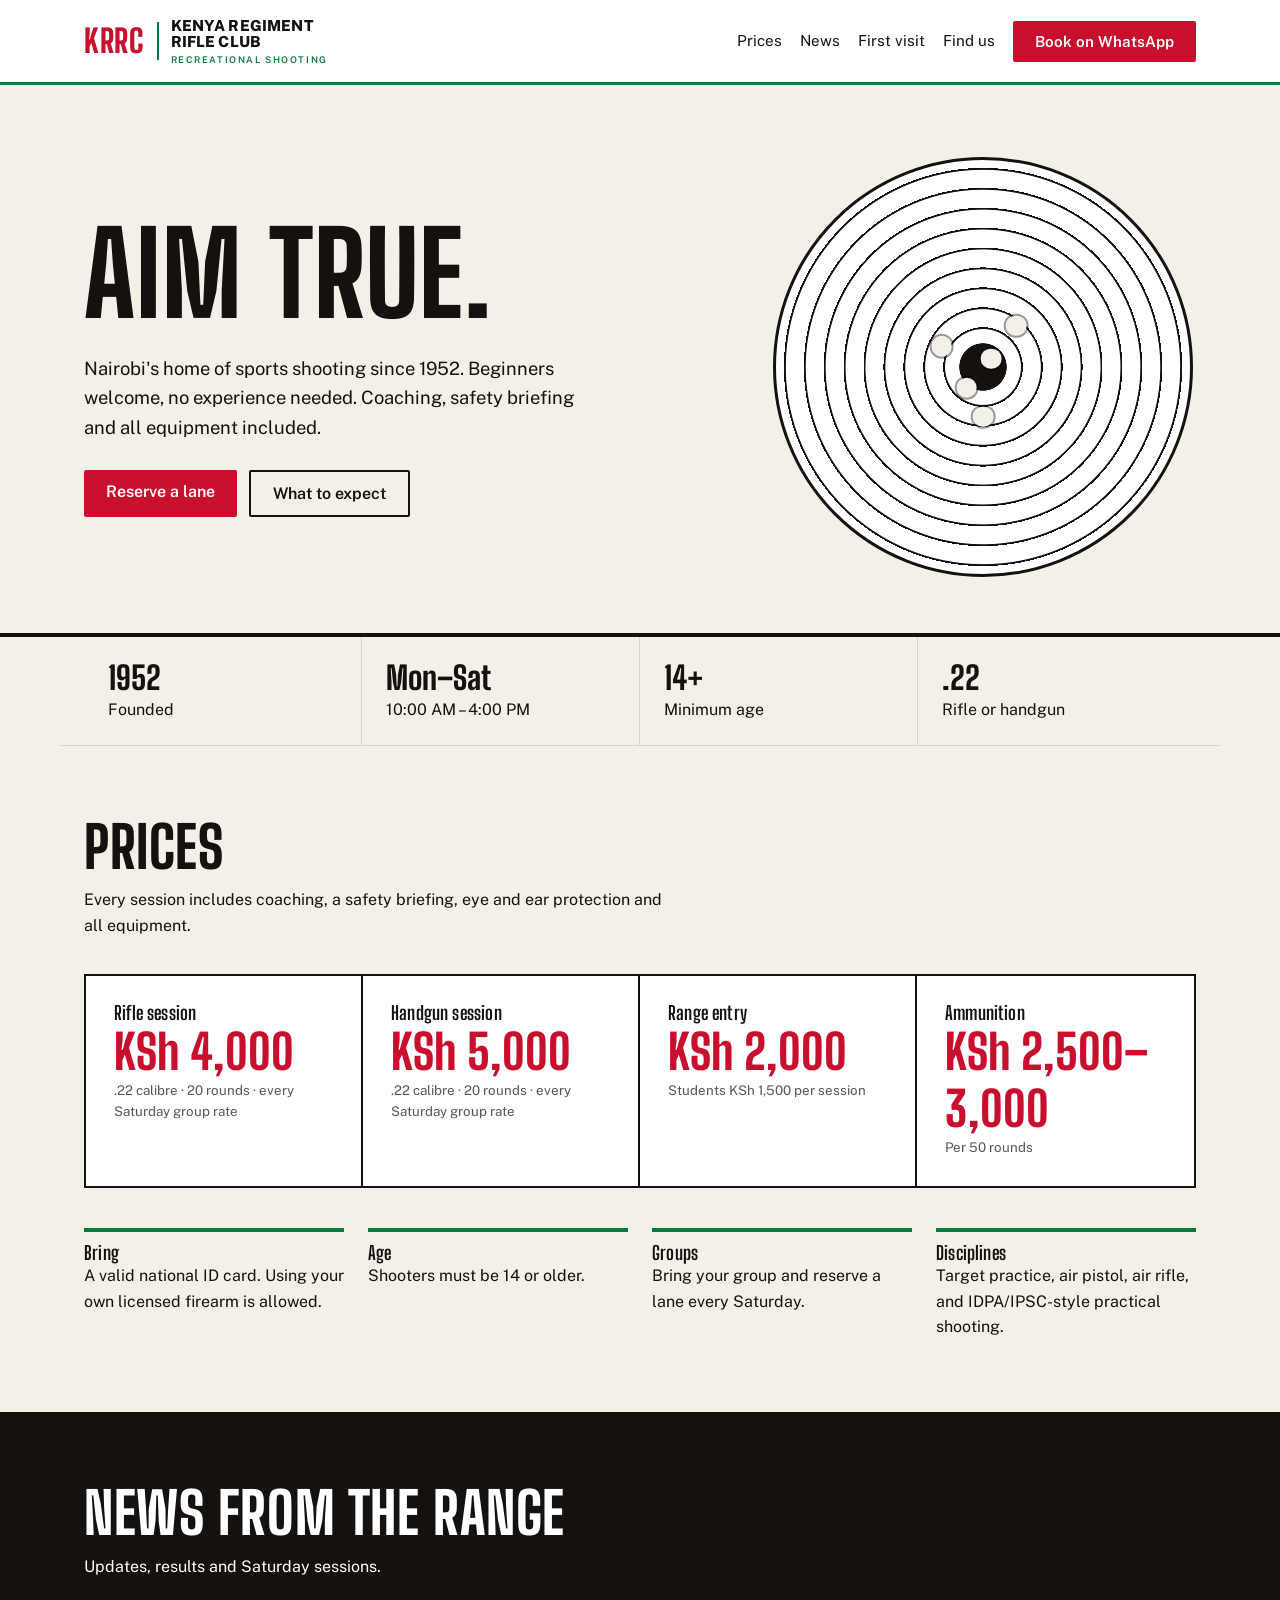
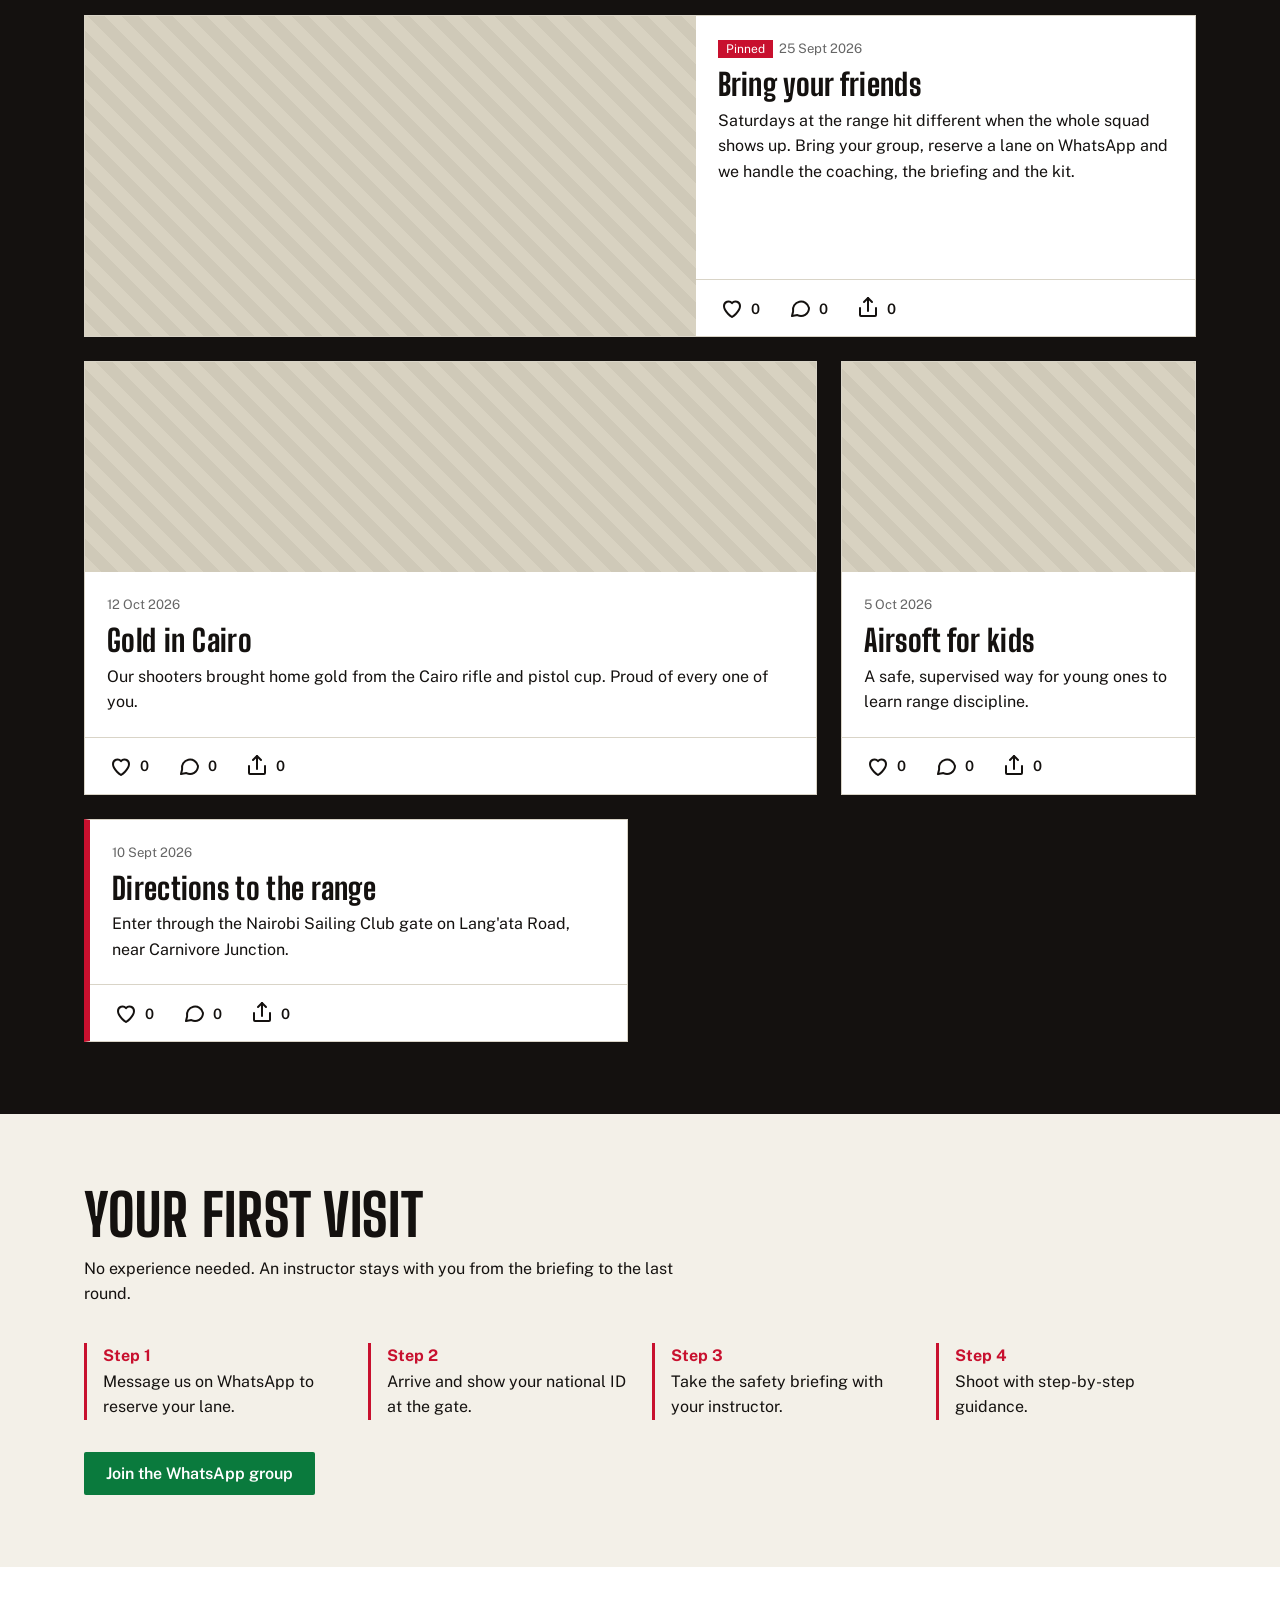
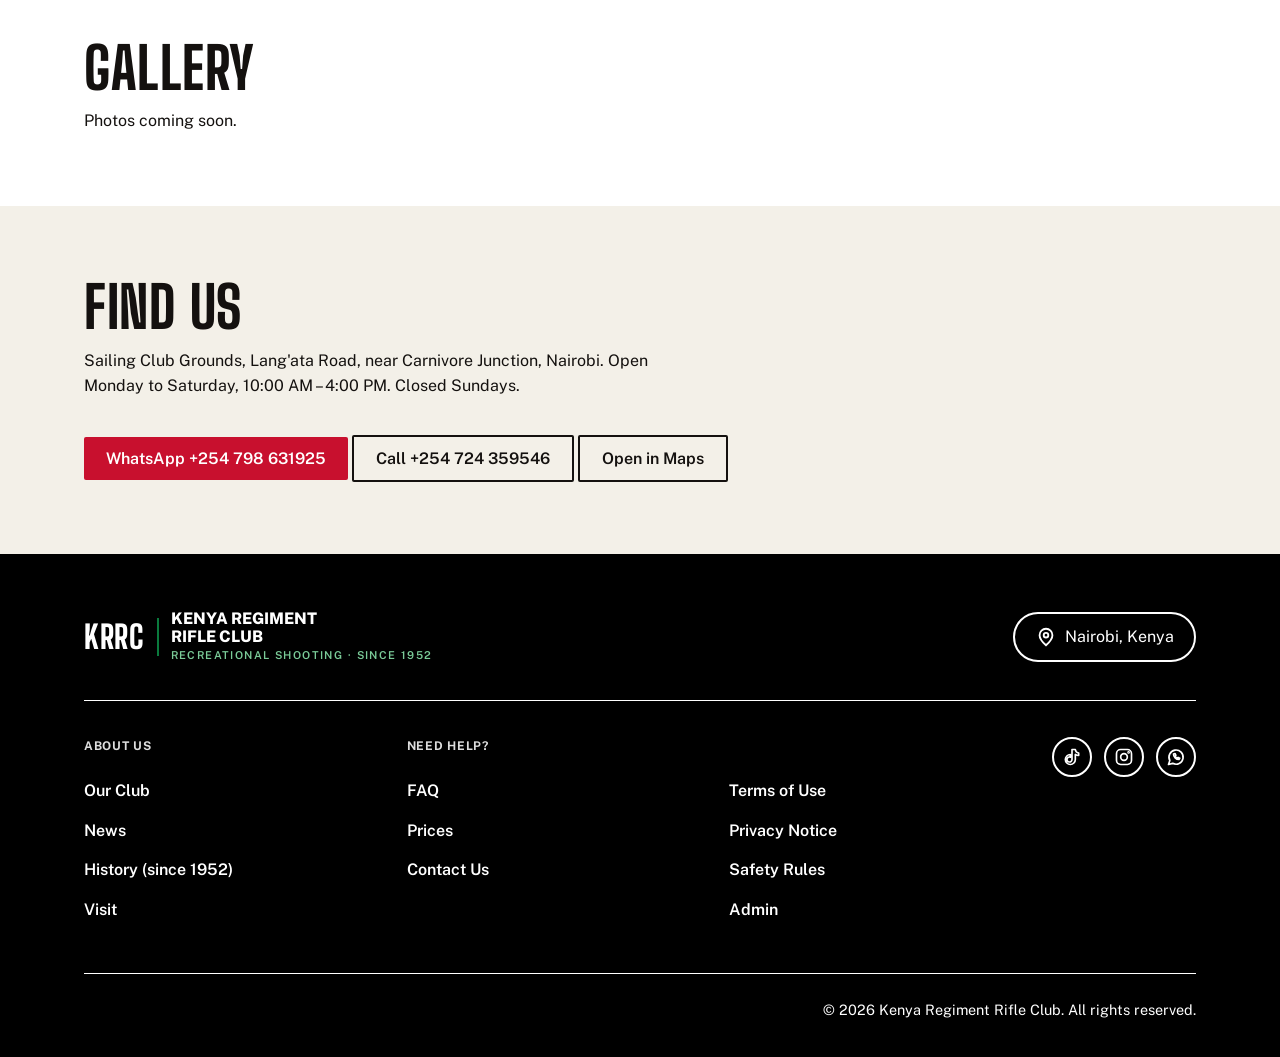
<file: index.html>
<!DOCTYPE html><html lang="en"><head><meta charset="utf-8"><meta name="viewport" content="width=device-width,initial-scale=1">
<title>Kenya Regiment Rifle Club | Shooting range in Nairobi since 1952</title>
<meta name="description" content="Nairobi's oldest indoor shooting range. Beginners welcome. Book a lane on WhatsApp.">
<link rel="preconnect" href="https://fonts.googleapis.com"><link rel="preconnect" href="https://fonts.gstatic.com" crossorigin>
<link href="https://fonts.googleapis.com/css2?family=Big+Shoulders+Display:wght@700;800&family=Public+Sans:wght@400;600&display=swap" rel="stylesheet">
<link rel="stylesheet" href="style.css"></head><body>
<header class="nav"><div class="wrap"><a class="brand" href="#top" aria-label="KRRC — Kenya Regiment Rifle Club, Recreational Shooting"><span class="brand-mark">KRRC</span><span class="brand-copy"><span class="brand-name">Kenya Regiment<br>Rifle Club</span><span class="brand-tagline">Recreational Shooting</span></span></a>
<nav><a href="#visit">Prices</a><a href="#news">News</a><a href="#first">First visit</a><a href="#find">Find us</a><a class="btn" href="https://wa.me/254798631925?text=Hi%2C%20I%27d%20like%20to%20book%20a%20session">Book on WhatsApp</a></nav></div></header>
<main id="top">
<div class="hero"><div class="wrap"><div><h1 id="heroTitle"></h1><p id="heroSub"></p>
<div class="cta"><a class="btn" href="https://wa.me/254798631925?text=Hi%2C%20I%27d%20like%20to%20book%20a%20session">Reserve a lane</a><a class="btn alt" href="#first">What to expect</a></div></div>
<div class="target" role="img" aria-label="Shooting target"></div></div></div>
<div class="facts wrap"><div><b>1952</b>Founded</div><div><b>Mon–Sat</b>10:00 AM – 4:00 PM</div><div><b>14+</b>Minimum age</div><div><b>.22</b>Rifle or handgun</div></div>
<section id="visit"><div class="wrap"><h2>Prices</h2><p class="lead">Every session includes coaching, a safety briefing, eye and ear protection and all equipment.</p><div class="prices" id="prices"></div>
<div class="req"><div><h3>Bring</h3><p>A valid national ID card. Using your own licensed firearm is allowed.</p></div><div><h3>Age</h3><p>Shooters must be 14 or older.</p></div><div><h3>Groups</h3><p>Bring your group and reserve a lane every Saturday.</p></div><div><h3>Disciplines</h3><p>Target practice, air pistol, air rifle, and IDPA/IPSC-style practical shooting.</p></div></div></div></section>
<section class="dark" id="news"><div class="wrap"><h2>News from the range</h2><p class="lead">Updates, results and Saturday sessions.</p><div class="posts" id="posts"></div></div></section>
<section id="first"><div class="wrap"><h2>Your first visit</h2><p class="lead">No experience needed. An instructor stays with you from the briefing to the last round.</p>
<div class="steps"><div>Message us on WhatsApp to reserve your lane.</div><div>Arrive and show your national ID at the gate.</div><div>Take the safety briefing with your instructor.</div><div>Shoot with step-by-step guidance.</div></div>
<p style="margin-top:32px"><a class="btn green" href="https://chat.whatsapp.com/CjcnevME3dI5amlnBnQ6nb" target="_blank" rel="noopener">Join the WhatsApp group</a></p></div></section>
<section style="background:#fff"><div class="wrap"><h2>Gallery</h2><div class="gallery" id="gallery"></div></div></section>
<section id="find"><div class="wrap"><h2>Find us</h2><p class="lead">Sailing Club Grounds, Lang'ata Road, near Carnivore Junction, Nairobi. Open Monday to Saturday, 10:00 AM – 4:00 PM. Closed Sundays.</p>
<p><a class="btn" href="https://wa.me/254798631925">WhatsApp +254 798 631925</a> <a class="btn alt" href="tel:+254724359546">Call +254 724 359546</a> <a class="btn alt" href="https://www.google.com/maps/search/?api=1&query=Kenya+Regiment+Rifle+Club+Langata" target="_blank" rel="noopener">Open in Maps</a></p></div></section>
</main>
<section id="admin-area" class="admin-area hide">
<div class="wrap">
<div id="login" class="panel" style="max-width:380px;margin:40px auto"><h2 style="font-size:2rem">Admin login</h2><div class="f"><label>Password<input type="password" id="pw"></label><button class="btn" id="go">Log in</button><small>Default password: admin1234. Change it under Settings.</small></div></div>
<div id="app" class="hide">
<div class="row admin-toolbar"><h2>Club administration</h2><button class="btn sm hide" id="out">Log out</button></div>
<div class="tabs row"><button data-t="posts" class="on">Posts</button><button data-t="comments">Comments</button><button data-t="design">Design and settings</button><button data-t="data">Backup</button></div>
<div id="t-posts" class="tab">
<div class="panel"><h3 id="ptitle">New post</h3><form id="pf" class="f"><input type="hidden" id="pid">
<label>Title<input id="title" required></label><label>Text<textarea id="body" rows="4" required></textarea></label>
<label>Image URL (Pinterest image address, a link, or images/yourfile.jpg)<input id="img" placeholder="https://i.pinimg.com/..."></label>
<label>Or upload an image<input type="file" id="file" accept="image/*"></label>
<div class="row"><label>Layout<select id="layout"><option value="standard">Standard card</option><option value="featured">Featured (full width, image left)</option><option value="wide">Wide card</option><option value="text">Text only with accent bar</option><option value="compact">Compact, no image</option></select></label>
<label>Date<input type="date" id="date"></label><label><input type="checkbox" id="pinned" style="width:auto"> Pin to top</label></div>
<div class="row"><button class="btn">Save post</button><button type="button" class="btn alt" id="reset-form">Clear form</button></div></form></div>
<div class="panel"><h3>All posts</h3><div id="plist"></div></div></div>
<div id="t-comments" class="tab hide"><div class="panel"><h3>Comments</h3><div id="clist"></div></div></div>
<div id="t-design" class="tab hide"><div class="panel"><form id="sf" class="f"><h3>Site design and settings</h3>
<label>Accent colour<input type="color" id="accent" style="height:44px"></label><label>Hero headline<input id="ht"></label><label>Hero text<textarea id="hs" rows="3"></textarea></label>
<label>Admin password (min 8 characters)<input id="npw" type="text"></label><button class="btn">Save settings</button></form></div>
<div class="panel"><h3>Prices</h3><div id="prl"></div><button class="btn alt sm" id="addp">Add price</button> <button class="btn sm" id="savep">Save prices</button></div>
<div class="panel"><h3>Gallery</h3><p>One image URL per line.</p><textarea id="gal" rows="5" style="width:100%"></textarea><br><br><button class="btn sm" id="sg">Save gallery</button></div></div>
<div id="t-data" class="tab hide"><div class="panel"><h3>Backup</h3><p>Content is stored in this browser. Download a backup before clearing browser data.</p><div class="row"><button class="btn" id="exp">Download backup</button><label class="btn alt">Restore backup<input type="file" id="imp" accept=".json" class="hide"></label><button class="btn red" id="rst">Reset to defaults</button></div></div></div>
</div></div></section>
<footer><div class="wrap">
<div class="ftop"><div class="flogo"><span class="footer-mark">KRRC</span><span class="footer-name">Kenya Regiment<br>Rifle Club</span><span class="footer-tagline">Recreational Shooting · Since 1952</span></div>
<a class="pill" href="#find"><svg width="22" height="22" viewBox="0 0 24 24" fill="none" stroke="#fff" stroke-width="2"><path d="M12 21s7-6.2 7-11a7 7 0 1 0-14 0c0 4.8 7 11 7 11z"/><circle cx="12" cy="10" r="2.5"/></svg>Nairobi, Kenya</a></div>
<div class="fmid">
<div><h4>ABOUT US</h4><a href="#top">Our Club</a><a href="#news">News</a><a href="#top">History (since 1952)</a><a href="#find">Visit</a></div>
<div><h4>NEED HELP?</h4><a href="#first">FAQ</a><a href="#visit">Prices</a><a href="https://wa.me/254798631925">Contact Us</a></div>
<div><h4>&nbsp;</h4><a href="#">Terms of Use</a><a href="#">Privacy Notice</a><a href="#">Safety Rules</a><a href="#admin">Admin</a></div>
<div class="soc">
<a href="https://www.tiktok.com/@kenya.regiment.ri?_r=1&_t=ZS-9B4LeWweql2" target="_blank" rel="noopener" aria-label="TikTok"><svg viewBox="0 0 24 24"><path d="M16 3c.3 2.4 1.8 4 4 4.2v3a7 7 0 0 1-4-1.3V15a6 6 0 1 1-6-6v3.2a3 3 0 1 0 2 2.8V3z"/></svg></a>
<a href="https://www.instagram.com/kenya_regiment_rifle_club?rpxt=YjgyYjE3YzNldm8y" target="_blank" rel="noopener" aria-label="Instagram"><svg viewBox="0 0 24 24"><rect x="3" y="3" width="18" height="18" rx="5"/><circle cx="12" cy="12" r="4"/><circle cx="17.5" cy="6.5" r=".6"/></svg></a>
<a href="https://chat.whatsapp.com/CjcnevME3dI5amlnBnQ6nb" target="_blank" rel="noopener" aria-label="WhatsApp group"><svg viewBox="0 0 24 24"><path d="M3 21l1.6-4.8A8.5 8.5 0 1 1 8 19.6z"/><path d="M9 8.5c0 3.5 3 6.5 6.5 6.5l1-1.5-2-1-1 .8c-1-.4-2-1.4-2.4-2.4l.8-1-1-2z"/></svg></a>
</div></div>
<div class="copy">© <span id="year">2026</span> Kenya Regiment Rifle Club. All rights reserved.</div></div></footer>
<script src="style.js"></script>
<script>
let D=load();const $=id=>document.getElementById(id);
const unlock=()=>{$('login').classList.add('hide');$('app').classList.remove('hide');$('out').classList.remove('hide');draw()};
function syncAdminRoute(){const isAdmin=location.hash==='#admin';$('admin-area').classList.toggle('hide',!isAdmin);document.querySelector('main').classList.toggle('hide',isAdmin);document.querySelector('footer').classList.toggle('hide',isAdmin);if(isAdmin&&sessionStorage.getItem('krrc_in')==='1')unlock()}
window.addEventListener('hashchange',syncAdminRoute);syncAdminRoute();
$('go').onclick=()=>{if($('pw').value===D.settings.password){sessionStorage.setItem('krrc_in','1');unlock()}else alert('Wrong password.')};
$('pw').onkeydown=e=>{if(e.key==='Enter')$('go').click()};
$('out').onclick=()=>{sessionStorage.removeItem('krrc_in');location.reload()};
document.querySelectorAll('.tabs button').forEach(b=>b.onclick=()=>{document.querySelectorAll('.tabs button').forEach(x=>x.classList.remove('on'));b.classList.add('on');document.querySelectorAll('.tab').forEach(t=>t.classList.add('hide'));$('t-'+b.dataset.t).classList.remove('hide')});
const persist=()=>save(D);
function draw(){
 $('plist').innerHTML=D.posts.map(p=>`<div class="item"><div><b>${esc(p.title)}</b><br><small>${fmt(p.date)} · ${esc(p.layout)}${p.pinned?' · pinned':''} · ${(p.comments||[]).length} comments</small></div><div class="row"><button class="btn alt sm" onclick="ed('${p.id}')">Edit</button><button class="btn red sm" onclick="dp('${p.id}')">Delete</button></div></div>`).join('')||'<p>No posts yet. Create one above.</p>';
 const all=D.posts.flatMap(p=>(p.comments||[]).map(c=>({...c,pid:p.id,pt:p.title})));
 $('clist').innerHTML=all.map(c=>`<div class="item"><div><b>${esc(c.name)}</b> on <i>${esc(c.pt)}</i><br>${esc(c.text)}</div><button class="btn red sm" onclick="dc('${c.pid}','${c.id}')">Delete</button></div>`).join('')||'<p>No comments yet.</p>';
 const s=D.settings;$('accent').value=s.accent;$('ht').value=s.heroTitle;$('hs').value=s.heroSub;$('npw').value=s.password;
 $('prl').innerHTML=D.pricing.map((p,i)=>`<div class="row" style="margin-bottom:8px"><input data-i="${i}" data-k="name" value="${esc(p.name)}" placeholder="Name"><input data-i="${i}" data-k="price" value="${esc(p.price)}" placeholder="Price"><input data-i="${i}" data-k="note" value="${esc(p.note)}" placeholder="Note"><button class="btn red sm" onclick="rp(${i})">Remove</button></div>`).join('');
 $('gal').value=(D.gallery||[]).join('\n');
}
function ed(id){const p=D.posts.find(x=>x.id===id);$('ptitle').textContent='Edit post';$('pid').value=p.id;$('title').value=p.title;$('body').value=p.body;$('img').value=p.img||'';$('layout').value=p.layout;$('date').value=p.date;$('pinned').checked=!!p.pinned;scrollTo(0,0)}
function dp(id){if(confirm('Delete this post and its comments?')){D.posts=D.posts.filter(x=>x.id!==id);persist();draw()}}
function dc(pid,cid){const p=D.posts.find(x=>x.id===pid);p.comments=p.comments.filter(c=>c.id!==cid);persist();draw()}
function clr(){$('pf').reset();$('pid').value='';$('ptitle').textContent='New post';$('date').value=new Date().toISOString().slice(0,10)}
$('reset-form').onclick=clr;clr();
$('file').onchange=e=>{const f=e.target.files[0];if(!f)return;if(f.size>600000){alert('Image too large for browser storage. Use an image under 600 KB or paste a URL.');e.target.value='';return}const r=new FileReader();r.onload=()=>$('img').value=r.result;r.readAsDataURL(f)};
$('pf').onsubmit=e=>{e.preventDefault();const id=$('pid').value;const o={title:$('title').value.trim(),body:$('body').value.trim(),img:$('img').value.trim(),layout:$('layout').value,date:$('date').value,pinned:$('pinned').checked};
 if(id)Object.assign(D.posts.find(x=>x.id===id),o);else D.posts.push({id:'p'+Date.now(),comments:[],...o});persist();clr();draw();alert('Post saved.')};
$('sf').onsubmit=e=>{e.preventDefault();if($('npw').value.length<8)return alert('Password must be at least 8 characters.');Object.assign(D.settings,{accent:$('accent').value,heroTitle:$('ht').value,heroSub:$('hs').value,password:$('npw').value});persist();alert('Settings saved.')};
function rp(i){D.pricing.splice(i,1);persist();draw()}
$('addp').onclick=()=>{D.pricing.push({name:'New item',price:'KSh 0',note:''});persist();draw()};
$('savep').onclick=()=>{document.querySelectorAll('#prl input').forEach(i=>D.pricing[i.dataset.i][i.dataset.k]=i.value);persist();alert('Prices saved.')};
$('sg').onclick=()=>{D.gallery=$('gal').value.split('\n').map(s=>s.trim()).filter(Boolean);persist();alert('Gallery saved.')};
$('exp').onclick=()=>{const a=document.createElement('a');a.href=URL.createObjectURL(new Blob([JSON.stringify(D)],{type:'application/json'}));a.download='krrc-backup.json';a.click()};
$('imp').onchange=e=>{const r=new FileReader();r.onload=()=>{try{const d=JSON.parse(r.result);if(!d.posts)throw 0;D=d;persist();draw();alert('Restored.')}catch(x){alert('That file is not a valid backup.')}};r.readAsText(e.target.files[0])};
$('rst').onclick=()=>{if(confirm('Reset everything to defaults?')){localStorage.removeItem(KEY);D=load();draw()}};
</script></body></html>
</file>
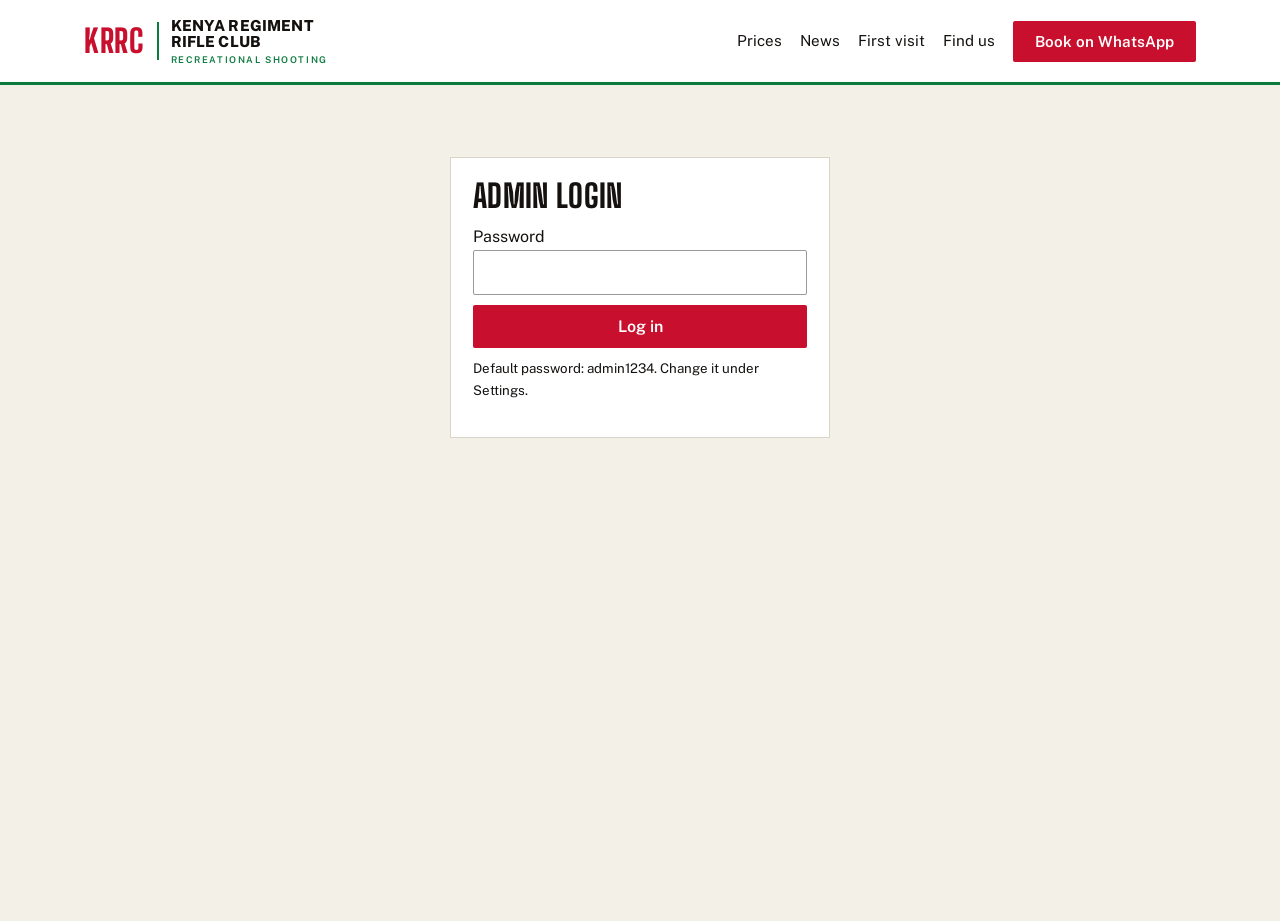
<file: admin.html>
<!DOCTYPE html>
<html lang="en">
<head>
<meta charset="utf-8">
<meta name="viewport" content="width=device-width,initial-scale=1">
<meta http-equiv="refresh" content="0;url=index.html#admin">
<title>KRRC Admin</title>
</head>
<body>
<p>The admin panel is part of the main site now. <a href="index.html#admin">Open the admin panel</a>.</p>
</body>
</html>
</file>
<file: style.css>
:root{--paper:#f3f0e8;--ink:#14110f;--red:#c8102e;--green:#0a7a3d;--line:#d9d4c7;--accent:var(--red)}
*{box-sizing:border-box;margin:0}
html{scroll-behavior:smooth}
body{font-family:'Public Sans',system-ui,sans-serif;background:var(--paper);color:var(--ink);line-height:1.6}
h1,h2,h3{font-family:'Big Shoulders Display',Impact,sans-serif;line-height:1;letter-spacing:.01em}
a{color:inherit}
:focus-visible{outline:3px solid var(--accent);outline-offset:2px}
.wrap{max-width:1160px;margin:auto;padding:0 24px}
header.nav{position:sticky;top:0;z-index:20;background:#fff;color:var(--ink);border-bottom:3px solid var(--green)}
.nav .wrap{display:flex;align-items:center;justify-content:space-between;min-height:82px;padding-top:8px;padding-bottom:8px;gap:24px}
.brand{display:flex;align-items:center;gap:12px;color:var(--ink);text-decoration:none;flex-shrink:0}
.brand-mark{font:800 2rem 'Big Shoulders Display';letter-spacing:.02em;color:var(--red);border-right:2px solid var(--green);padding-right:12px}
.brand-copy{display:grid;line-height:1.05}
.brand-name{font:800 .95rem/1.05 'Public Sans',system-ui,sans-serif;text-transform:uppercase;letter-spacing:.01em}
.brand-tagline{margin-top:5px;color:var(--green);font:600 .58rem/1 'Public Sans',system-ui,sans-serif;text-transform:uppercase;letter-spacing:.17em}
.nav nav{display:flex;gap:18px;align-items:center}
.nav nav a{text-decoration:none;font-size:.95rem}
.nav nav a:hover{color:var(--green);text-decoration:underline}
.btn{display:inline-block;background:var(--accent);color:#fff;padding:12px 22px;border:0;font:600 1rem 'Public Sans';text-decoration:none;cursor:pointer;border-radius:2px}
.btn.alt{background:transparent;color:var(--ink);border:2px solid var(--ink)}
.btn.green{background:var(--green)}
.hero{padding:72px 0 56px;border-bottom:4px solid var(--ink)}
.hero .wrap{display:grid;grid-template-columns:1.2fr .8fr;gap:48px;align-items:center}
.hero h1{font-size:clamp(3.4rem,9vw,7.2rem);font-weight:800;text-transform:uppercase}
.hero p{max-width:46ch;margin:22px 0 28px;font-size:1.15rem}
.hero .cta{display:flex;gap:12px;flex-wrap:wrap}
.target{aspect-ratio:1;border-radius:50%;position:relative;background:
radial-gradient(circle,var(--ink) 0 8%,transparent 8.2%),
repeating-radial-gradient(circle,#fff 0 6%,var(--ink) 6.3% 6.8%);border:3px solid var(--ink);
background-color:#fff;max-width:420px;margin:auto;width:100%}
.hole{position:absolute;width:5%;aspect-ratio:1;border-radius:50%;background:var(--paper);box-shadow:0 0 0 2px #0006;transform:translate(-50%,-50%);animation:pop .3s ease-out backwards}
@keyframes pop{from{transform:translate(-50%,-50%) scale(3);opacity:0}}
.facts{display:grid;grid-template-columns:repeat(4,1fr);border-bottom:1px solid var(--line)}
.facts div{padding:22px 24px;border-right:1px solid var(--line)}
.facts div:last-child{border:0}
.facts b{display:block;font:800 2rem 'Big Shoulders Display'}
section{padding:72px 0}
section h2{font-size:clamp(2.2rem,5vw,3.6rem);font-weight:800;margin-bottom:12px;text-transform:uppercase}
.lead{max-width:60ch;margin-bottom:36px}
.prices{display:grid;grid-template-columns:repeat(auto-fit,minmax(240px,1fr));gap:0;border:2px solid var(--ink)}
.price{padding:28px;border-right:2px solid var(--ink);background:#fff}
.price:last-child{border:0}
.price .amt{font:800 3rem 'Big Shoulders Display';color:var(--accent)}
.price small{display:block;color:#555}
.req{display:grid;grid-template-columns:repeat(auto-fit,minmax(220px,1fr));gap:24px;margin-top:40px}
.req div{border-top:4px solid var(--green);padding-top:12px}
.dark{background:var(--ink);color:#fff}
.posts{display:grid;grid-template-columns:repeat(6,1fr);gap:24px}
.post{background:#fff;color:var(--ink);border:1px solid var(--line);display:flex;flex-direction:column;grid-column:span 2}
.post.l-featured{grid-column:span 6;flex-direction:row}
.post.l-featured .pimg{width:55%;height:auto;min-height:320px}
.post.l-wide{grid-column:span 4}
.post.l-compact{grid-column:span 2}
.post.l-compact .pimg{display:none}
.post.l-text{grid-column:span 3;border-left:6px solid var(--accent)}
.post.l-text .pimg{display:none}
.pimg{height:210px;background:#cfc9b8 center/cover;position:relative}
.pimg.empty{background:repeating-linear-gradient(45deg,#d8d2c1 0 12px,#cfc9b8 12px 24px)}
.pbody{padding:22px;flex:1}
.pbody h3{font-size:1.9rem;font-weight:800;margin-bottom:8px}
.meta{font-size:.82rem;color:#666;margin-bottom:10px}
.pin{background:var(--accent);color:#fff;font-size:.75rem;padding:2px 8px;margin-right:6px}

/* like / comment / share bar */
.actions{display:flex;align-items:center;gap:4px;padding:8px 12px;border-top:1px solid var(--line);flex-wrap:wrap}
.act{display:inline-flex;align-items:center;gap:7px;background:none;border:0;padding:8px 12px;border-radius:999px;font:600 .9rem 'Public Sans',system-ui,sans-serif;color:var(--ink);cursor:pointer;transition:background .15s}
.act:hover{background:#f0ece0}
.act svg{width:24px;height:24px;fill:none;stroke:currentColor;stroke-width:2;stroke-linecap:round;stroke-linejoin:round}
.act.like.on{color:#fe2c55}
.act.like.on svg{fill:#fe2c55;stroke:#fe2c55;animation:beat .35s}
.act.on:not(.like){color:var(--accent)}
@keyframes beat{50%{transform:scale(1.35)}}
.shwrap{position:relative}
.smenu{position:absolute;bottom:calc(100% + 6px);left:0;background:#fff;border:1px solid var(--line);box-shadow:0 8px 24px #0003;border-radius:10px;padding:6px;display:none;min-width:190px;z-index:5}
.smenu.open{display:block}
.smenu a,.smenu button{display:block;width:100%;text-align:left;padding:10px 12px;background:none;border:0;font:600 .9rem 'Public Sans',system-ui,sans-serif;color:var(--ink);text-decoration:none;border-radius:6px;cursor:pointer}
.smenu a:hover,.smenu button:hover{background:#f0ece0}
.toast{position:fixed;left:50%;bottom:24px;transform:translateX(-50%);background:#111;color:#fff;padding:10px 18px;border-radius:999px;z-index:50;font-size:.9rem;display:none}

/* comments */
.cpanel{margin:0 22px 20px;padding-top:18px;border-top:1px solid #eee2d3}
.clist{display:grid;gap:12px;margin-bottom:18px;max-height:340px;overflow:auto}
.empty-c{margin:0 0 8px;color:#5f5c58;font-size:1.05rem;font-weight:500}
.c{display:flex;align-items:flex-start;gap:12px;padding:6px 0}
.c.reply{margin-left:36px;padding-left:10px;border-left:2px solid #eee4d7}
.av{width:32px;height:32px;border-radius:50%;display:grid;place-items:center;flex-shrink:0;font-weight:800;font-size:.92rem;color:#fff;background:linear-gradient(135deg,#2b2b2b,#6b5b52)}
.cb{flex:1;min-width:0;background:#f8f6f3;border:1px solid #e8e0d4;border-radius:14px;padding:10px 12px}
.cb b{display:block;font-size:.78rem;font-weight:700;margin-bottom:4px;color:#181511}
.cb p{margin:0;font-size:.96rem;line-height:1.5;color:#1c1b1a;word-break:break-word}
.cmeta{display:flex;align-items:center;gap:12px;margin-top:8px;font-size:.72rem;color:#666}
.lnk{background:none;border:0;padding:0;color:#4c5c6d;font:600 .72rem 'Public Sans',system-ui,sans-serif;cursor:pointer}
.clike{display:inline-flex;align-items:center;gap:4px;margin-top:2px;background:transparent;border:0;padding:0;color:#666;cursor:pointer;flex-shrink:0}
.clike svg{width:16px;height:16px;stroke:currentColor;fill:none;stroke-width:2;stroke-linecap:round;stroke-linejoin:round}
.clike span{font-size:.72rem;font-weight:600}
.clike.on{color:#fe2c55}
.clike.on svg{fill:#fe2c55}
.cform{display:grid;gap:10px;padding:14px 16px 12px;background:#f8f4ef;border:1px solid #e5ddd0;border-radius:18px}
.replying{display:flex;align-items:center;justify-content:space-between;gap:10px;padding:0 4px 0 0;font-size:.76rem;color:#5e5a55}
.replying b{color:#1a1a1a}
.cform input[name="n"]{width:100%;border:1px solid #d7cec2;border-radius:12px;background:#fff;padding:12px 14px;font:inherit;font-size:1rem;min-height:44px}
.comment-field{display:grid;grid-template-columns:1fr auto;gap:10px;align-items:center;padding:0;border:1px solid #d7cec2;border-radius:12px;background:#fff;overflow:hidden}
.comment-field textarea{width:100%;min-height:44px;max-height:140px;resize:vertical;border:0;padding:12px 14px;font:inherit;background:transparent;outline:none}
.mini-send{display:grid;place-items:center;width:42px;height:42px;padding:0;border:0;background:transparent;color:var(--accent);cursor:pointer}
.mini-send svg{width:18px;height:18px;stroke:currentColor;fill:none;stroke-width:2;stroke-linecap:round;stroke-linejoin:round}
.post-comment{display:inline-flex;justify-content:center;align-items:center;min-height:44px;border:0;background:var(--accent);color:#fff;font:700 1rem 'Public Sans',system-ui,sans-serif;padding:12px 18px;border-radius:10px;cursor:pointer}

.f input,.f textarea,.f select{width:100%;padding:9px;border:1px solid #999;font:inherit;background:#fff;border-radius:2px}
.steps{display:grid;grid-template-columns:repeat(auto-fit,minmax(220px,1fr));gap:24px;counter-reset:s}
.steps div{counter-increment:s;border-left:3px solid var(--accent);padding-left:16px}
.steps div:before{content:"Step " counter(s);font-weight:700;color:var(--accent);display:block}
.gallery{display:grid;grid-template-columns:repeat(auto-fit,minmax(240px,1fr));gap:12px}
.gallery div{aspect-ratio:4/3;background:#cfc9b8 center/cover}
/* footer */
footer{background:#000;color:#fff;padding:56px 0 36px}
.ftop{display:flex;justify-content:space-between;align-items:center;padding-bottom:36px;border-bottom:1px solid #fff}
.flogo{display:grid;grid-template-columns:auto 1fr;column-gap:12px;align-items:center;font-family:'Public Sans',system-ui,sans-serif}
.footer-mark{grid-row:span 2;color:#fff;font:800 2rem 'Big Shoulders Display';letter-spacing:.02em;border-right:2px solid var(--green);padding-right:12px}
.footer-name{font-weight:800;font-size:1rem;line-height:1.15;text-transform:uppercase}
.footer-tagline{grid-column:2;color:#7acb98;font-size:.68rem;font-weight:600;letter-spacing:.13em;text-transform:uppercase}
.pill{display:inline-flex;gap:8px;align-items:center;border:2px solid #fff;border-radius:30px;padding:10px 20px;text-decoration:none}
.fmid{display:grid;grid-template-columns:repeat(3,1fr) auto;gap:32px;padding:36px 0;border-bottom:1px solid #fff}
.fmid h4{font-size:.75rem;letter-spacing:.06em;margin-bottom:22px;color:#ddd}
.fmid a{display:block;text-decoration:none;font-weight:600;margin-bottom:14px}
.fmid a:hover{text-decoration:underline}
.soc{display:flex;gap:12px;align-items:flex-start}
.soc a{width:40px;height:40px;border:2px solid #fff;border-radius:50%;display:grid;place-items:center;margin:0}
.soc svg{width:20px;height:20px;stroke:#fff;fill:none;stroke-width:2;stroke-linecap:round;stroke-linejoin:round}
.copy{text-align:right;padding-top:24px;font-size:.9rem}
.hide{display:none!important}
/* admin */
.admin-area{min-height:calc(100vh - 64px);padding:32px 0 60px}
.admin-area .panel{background:#fff;border:1px solid var(--line);padding:22px;margin-bottom:20px}
.admin-area .f{display:grid;gap:10px;margin-bottom:14px}
.admin-area .row{display:flex;gap:10px;flex-wrap:wrap;align-items:center}
.admin-area .tabs button{background:none;border:0;border-bottom:3px solid transparent;padding:12px 18px;font:600 1rem 'Public Sans';cursor:pointer}
.admin-area .tabs button.on{border-color:var(--accent)}
.admin-area .item{display:flex;justify-content:space-between;gap:12px;border-bottom:1px solid var(--line);padding:10px 0}
.admin-area .sm{padding:6px 12px;font-size:.85rem}
.admin-area .red{background:#8b0000}
.admin-area input,.admin-area textarea,.admin-area select{width:100%;padding:9px;border:1px solid #999;font:inherit;background:#fff;border-radius:2px}
.admin-area input[type="checkbox"],.admin-area input[type="file"]{width:auto}
.admin-toolbar{justify-content:space-between;margin-bottom:16px}
.admin-toolbar h2{margin:0}

@media(max-width:820px){.hero .wrap{grid-template-columns:1fr}.facts{grid-template-columns:1fr 1fr}.post,.post.l-wide,.post.l-text,.post.l-compact{grid-column:span 6}.post.l-featured{flex-direction:column}.post.l-featured .pimg{width:100%;min-height:220px}.fmid{grid-template-columns:1fr 1fr}.nav nav a:not(.btn){display:none}.nav .wrap{min-height:72px;gap:12px}.brand{gap:8px}.brand-mark{font-size:1.7rem;padding-right:8px}.brand-name{font-size:.82rem}.brand-tagline{font-size:.52rem}.nav nav .btn{padding:10px 12px;font-size:.82rem}.ftop{flex-direction:column;gap:20px;align-items:flex-start}.price{border-right:0;border-bottom:2px solid var(--ink)}.act{padding:8px 10px}}
@media(max-width:620px){.cpanel{margin:0 14px 16px}.c.reply{margin-left:18px}.cform{padding:12px 12px 10px}.comment-field{grid-template-columns:1fr}.mini-send{width:100%;height:40px}.post-comment{width:100%}}
@media(max-width:420px){.wrap{padding-left:16px;padding-right:16px}.nav .wrap{gap:8px}.brand-mark{font-size:1.5rem}.brand-name{font-size:.72rem}.brand-tagline{font-size:.46rem;letter-spacing:.13em}.nav nav .btn{padding:9px 9px;font-size:.75rem}}
@media(prefers-reduced-motion:reduce){*{animation:none!important;scroll-behavior:auto!important}}
</file>
